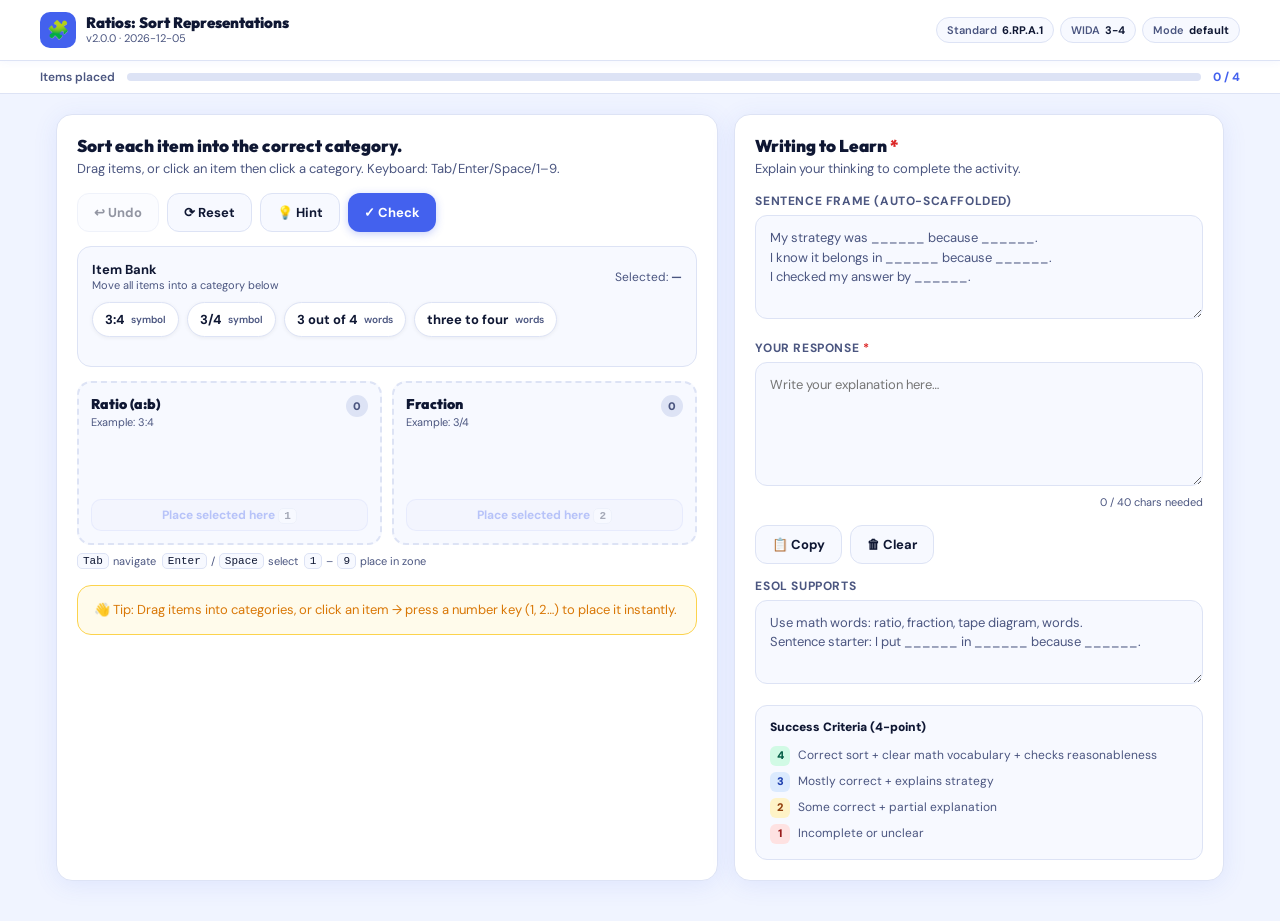
<file: Eduwonderlab/data/index.html>
<!DOCTYPE html>
<html lang="en">
<head>
<meta charset="utf-8" />
<meta name="viewport" content="width=device-width, initial-scale=1" />
<title>Drag-Sort Engine</title>
<link rel="preconnect" href="https://fonts.googleapis.com">
<link href="https://fonts.googleapis.com/css2?family=Outfit:wght@400;600;700;900&family=DM+Sans:wght@400;500;600&display=swap" rel="stylesheet">
<style>
  :root {
    --bg: #f0f4ff;
    --surface: #ffffff;
    --surface2: #f7f9ff;
    --border: #dde3f5;
    --text: #0f1733;
    --text2: #4b5680;
    --accent: #4361ee;
    --accent-light: #eef0fd;
    --accent2: #1a1a2e;
    --good: #059669;
    --good-bg: #ecfdf5;
    --good-border: #a7f3d0;
    --warn: #d97706;
    --warn-bg: #fffbeb;
    --warn-border: #fcd34d;
    --bad: #dc2626;
    --bad-bg: #fef2f2;
    --bad-border: #fca5a5;
    --zone-idle: #f7f9ff;
    --zone-over: #eef0fd;
    --radius: 16px;
    --shadow: 0 2px 12px rgba(67,97,238,.08);
    --shadow-card: 0 4px 24px rgba(67,97,238,.10);
  }

  *, *::before, *::after { box-sizing: border-box; }

  body {
    margin: 0;
    font-family: 'DM Sans', system-ui, sans-serif;
    background: var(--bg);
    color: var(--text);
    min-height: 100vh;
  }

  /* ── HEADER ─────────────────────────────── */
  header {
    background: var(--surface);
    border-bottom: 1px solid var(--border);
    padding: 0 20px;
    position: sticky;
    top: 0;
    z-index: 20;
    box-shadow: 0 1px 8px rgba(67,97,238,.06);
  }
  .header-inner {
    max-width: 1200px;
    margin: 0 auto;
    display: flex;
    align-items: center;
    justify-content: space-between;
    gap: 12px;
    height: 60px;
    flex-wrap: wrap;
    padding: 8px 0;
  }
  .logo {
    display: flex;
    align-items: center;
    gap: 10px;
  }
  .logo-icon {
    width: 36px; height: 36px;
    background: var(--accent);
    border-radius: 10px;
    display: flex; align-items: center; justify-content: center;
    font-size: 18px;
    flex-shrink: 0;
  }
  .logo-text { font-family: 'Outfit', sans-serif; font-weight: 900; font-size: 15px; line-height: 1.1; }
  .logo-sub { font-size: 11px; color: var(--text2); font-weight: 400; }

  .header-pills { display: flex; gap: 6px; flex-wrap: wrap; }
  .pill {
    display: inline-flex; align-items: center; gap: 5px;
    padding: 5px 10px; border-radius: 999px;
    background: var(--surface2); border: 1px solid var(--border);
    font-size: 11px; color: var(--text2); font-weight: 600;
  }
  .pill strong { color: var(--text); font-weight: 700; }

  /* ── PROGRESS BAR ───────────────────────── */
  .progress-wrap {
    background: var(--surface);
    border-bottom: 1px solid var(--border);
    padding: 0 20px;
  }
  .progress-inner {
    max-width: 1200px;
    margin: 0 auto;
    display: flex;
    align-items: center;
    gap: 12px;
    padding: 8px 0;
  }
  .progress-label { font-size: 12px; color: var(--text2); font-weight: 600; white-space: nowrap; }
  .progress-bar-track {
    flex: 1;
    height: 8px;
    background: var(--border);
    border-radius: 999px;
    overflow: hidden;
  }
  .progress-bar-fill {
    height: 100%;
    background: linear-gradient(90deg, var(--accent), #7b93f5);
    border-radius: 999px;
    transition: width .4s cubic-bezier(.4,0,.2,1);
    width: 0%;
  }
  .progress-count { font-size: 12px; font-weight: 700; color: var(--accent); white-space: nowrap; }

  /* ── LAYOUT ──────────────────────────────── */
  .wrap { max-width: 1200px; margin: 0 auto; padding: 20px 16px 40px; }
  .grid { display: grid; grid-template-columns: 1.15fr .85fr; gap: 16px; }
  @media (max-width: 980px) { .grid { grid-template-columns: 1fr; } }

  /* ── CARD ────────────────────────────────── */
  .card {
    background: var(--surface);
    border: 1px solid var(--border);
    border-radius: var(--radius);
    padding: 20px;
    box-shadow: var(--shadow-card);
  }
  .card-title {
    font-family: 'Outfit', sans-serif;
    font-weight: 900;
    font-size: 17px;
    margin: 0 0 4px 0;
  }
  .card-sub { font-size: 13px; color: var(--text2); margin: 0 0 16px 0; }

  /* ── BUTTONS ─────────────────────────────── */
  .btnrow { display: flex; flex-wrap: wrap; gap: 8px; margin: 14px 0; }
  button {
    cursor: pointer; border: none; border-radius: 12px;
    padding: 10px 16px; font-weight: 700; font-size: 13px;
    font-family: 'DM Sans', sans-serif;
    transition: all .15s ease;
    display: inline-flex; align-items: center; gap: 6px;
  }
  button:active { transform: scale(.97); }
  button:focus-visible { outline: 3px solid rgba(67,97,238,.35); outline-offset: 2px; }

  .btn-primary { background: var(--accent); color: #fff; box-shadow: 0 2px 8px rgba(67,97,238,.3); }
  .btn-primary:hover { background: #3350d8; }
  .btn-dark { background: var(--accent2); color: #fff; }
  .btn-dark:hover { background: #2a2a45; }
  .btn-ghost { background: var(--surface2); color: var(--text); border: 1px solid var(--border); }
  .btn-ghost:hover { background: var(--accent-light); border-color: var(--accent); color: var(--accent); }
  button:disabled { opacity: .45; cursor: not-allowed; transform: none !important; }

  /* ── BANK ────────────────────────────────── */
  .bank-wrap {
    border: 1px solid var(--border);
    border-radius: 14px;
    padding: 14px;
    background: var(--surface2);
  }
  .bank-header {
    display: flex; justify-content: space-between; align-items: center;
    margin-bottom: 10px;
  }
  .bank-title { font-weight: 700; font-size: 13px; }
  .bank-hint { font-size: 11px; color: var(--text2); }
  .drop-area {
    display: flex; flex-wrap: wrap; gap: 8px;
    min-height: 50px;
    align-content: flex-start;
  }
  .drop-empty {
    width: 100%; text-align: center;
    font-size: 12px; color: var(--text2);
    padding: 10px 0;
    font-style: italic;
  }

  /* ── ZONES ───────────────────────────────── */
  .zones { display: grid; grid-template-columns: repeat(2,1fr); gap: 10px; margin-top: 14px; }
  @media (max-width: 640px) { .zones { grid-template-columns: 1fr; } }

  .zone {
    border: 2px dashed var(--border);
    border-radius: 14px;
    background: var(--zone-idle);
    padding: 12px;
    min-height: 130px;
    display: flex; flex-direction: column; gap: 10px;
    transition: border-color .15s, background .15s, box-shadow .15s;
    position: relative;
  }
  .zone.drag-over {
    border-color: var(--accent);
    background: var(--zone-over);
    box-shadow: 0 0 0 4px rgba(67,97,238,.1);
  }
  .zone-header { display: flex; justify-content: space-between; align-items: flex-start; gap: 8px; }
  .zone-info { flex: 1; }
  .zone-label { font-family: 'Outfit', sans-serif; font-weight: 900; font-size: 14px; }
  .zone-hint { font-size: 11px; color: var(--text2); margin-top: 2px; }
  .zone-badge {
    min-width: 22px; height: 22px;
    background: var(--accent); color: #fff;
    border-radius: 999px; font-size: 11px; font-weight: 900;
    display: flex; align-items: center; justify-content: center;
    padding: 0 6px;
    transition: transform .2s, background .2s;
  }
  .zone-badge.zero { background: var(--border); color: var(--text2); }
  .place-btn {
    display: block; width: 100%;
    background: var(--accent-light); color: var(--accent);
    border: 1px solid rgba(67,97,238,.2); border-radius: 10px;
    padding: 7px 10px; font-size: 12px; font-weight: 700;
    text-align: center;
    transition: all .15s;
    margin-top: auto;
  }
  .place-btn:hover { background: var(--accent); color: #fff; }
  .place-btn:disabled { opacity: .35; }

  /* ── CHIPS ───────────────────────────────── */
  .chip {
    display: inline-flex; align-items: center; gap: 7px;
    padding: 8px 12px;
    border-radius: 999px;
    border: 1.5px solid var(--border);
    background: #fff;
    font-size: 13px; font-weight: 700;
    user-select: none;
    cursor: grab;
    transition: transform .15s, box-shadow .15s, border-color .15s, background .15s, opacity .15s;
    box-shadow: 0 1px 4px rgba(0,0,0,.06);
    animation: chipIn .2s cubic-bezier(.4,0,.2,1);
  }
  @keyframes chipIn {
    from { opacity: 0; transform: scale(.85) translateY(4px); }
    to   { opacity: 1; transform: scale(1) translateY(0); }
  }
  .chip[draggable="true"]:hover { transform: translateY(-2px); box-shadow: 0 4px 12px rgba(67,97,238,.15); border-color: var(--accent); }
  .chip.dragging { opacity: .4; transform: scale(.95); cursor: grabbing; }
  .chip.selected { box-shadow: 0 0 0 3px rgba(67,97,238,.3); border-color: var(--accent); background: var(--accent-light); }
  .chip.good { border-color: var(--good); background: var(--good-bg); }
  .chip.bad  { border-color: var(--bad);  background: var(--bad-bg);  animation: shake .35s ease; }
  @keyframes shake {
    0%,100%{ transform: translateX(0); }
    20%{ transform: translateX(-5px); }
    40%{ transform: translateX(5px); }
    60%{ transform: translateX(-4px); }
    80%{ transform: translateX(4px); }
  }
  .chip-tag { font-size: 10px; color: var(--text2); font-weight: 600; }
  .chip-icon { font-size: 14px; }

  /* ── FEEDBACK BOXES ───────────────────────── */
  .msg-box {
    display: none; white-space: pre-wrap;
    border-radius: 14px; padding: 14px 16px;
    margin-top: 14px; font-size: 13px;
    animation: fadeSlideIn .2s ease;
    line-height: 1.5;
  }
  @keyframes fadeSlideIn {
    from { opacity: 0; transform: translateY(6px); }
    to   { opacity: 1; transform: translateY(0); }
  }
  .msg-error   { border: 1px solid var(--bad-border);  background: var(--bad-bg);  color: var(--bad);  }
  .msg-warn    { border: 1px solid var(--warn-border); background: var(--warn-bg); color: var(--warn); }
  .msg-success { border: 1px solid var(--good-border); background: var(--good-bg); color: var(--good); }

  /* ── WRITING PANEL ────────────────────────── */
  .writing-section { margin-bottom: 16px; }
  .section-label {
    font-size: 12px; font-weight: 700; color: var(--text2);
    text-transform: uppercase; letter-spacing: .05em;
    margin: 0 0 6px 0;
  }
  .req { color: var(--bad); }
  textarea {
    width: 100%;
    resize: vertical;
    padding: 12px 14px;
    border-radius: 12px;
    border: 1.5px solid var(--border);
    font-size: 13px;
    font-family: 'DM Sans', sans-serif;
    background: var(--surface2);
    color: var(--text);
    transition: border-color .15s, box-shadow .15s;
    line-height: 1.5;
  }
  textarea:focus { outline: none; border-color: var(--accent); box-shadow: 0 0 0 3px rgba(67,97,238,.12); background: #fff; }
  textarea[readonly] { background: var(--surface2); color: var(--text2); cursor: default; }

  .char-counter {
    text-align: right; font-size: 11px;
    color: var(--text2); margin-top: 4px;
    transition: color .2s;
  }
  .char-counter.ok { color: var(--good); font-weight: 700; }
  .char-counter.warn { color: var(--warn); }

  .rubric {
    background: var(--surface2); border-radius: 12px;
    border: 1px solid var(--border);
    padding: 12px 14px; font-size: 12px;
    color: var(--text2); line-height: 1.6;
    margin-top: 10px;
  }
  .rubric-title { font-weight: 900; color: var(--text); font-size: 12px; margin-bottom: 6px; }
  .rubric-row { display: flex; gap: 8px; padding: 3px 0; }
  .rubric-score {
    width: 20px; height: 20px; border-radius: 6px;
    display: flex; align-items: center; justify-content: center;
    font-weight: 900; font-size: 11px; flex-shrink: 0;
  }
  .r4 { background: #d1fae5; color: #065f46; }
  .r3 { background: #dbeafe; color: #1e40af; }
  .r2 { background: #fef3c7; color: #92400e; }
  .r1 { background: #fee2e2; color: #991b1b; }

  /* ── CONFETTI CANVAS ────────────────────── */
  #confetti-canvas {
    position: fixed; inset: 0; pointer-events: none; z-index: 100;
  }

  /* ── KEYBOARD LEGEND ────────────────────── */
  .kbd-legend {
    display: flex; flex-wrap: wrap; gap: 6px;
    padding: 8px 0 2px 0;
  }
  .kbd-item { font-size: 11px; color: var(--text2); display: flex; align-items: center; gap: 4px; }
  kbd {
    background: var(--surface2); border: 1px solid var(--border);
    border-radius: 5px; padding: 1px 5px; font-size: 11px;
    font-family: monospace; color: var(--text);
  }

  /* ── SCROLLBAR ──────────────────────────── */
  ::-webkit-scrollbar { width: 6px; height: 6px; }
  ::-webkit-scrollbar-track { background: transparent; }
  ::-webkit-scrollbar-thumb { background: var(--border); border-radius: 3px; }
</style>
</head>
<body>

<canvas id="confetti-canvas"></canvas>

<!-- HEADER -->
<header>
  <div class="header-inner">
    <div class="logo">
      <div class="logo-icon">🧩</div>
      <div>
        <div class="logo-text" id="uiTitle">Drag-Sort Engine</div>
        <div class="logo-sub" id="uiMeta">Loading…</div>
      </div>
    </div>
    <div class="header-pills">
      <span class="pill">Standard <strong id="uiStandard">—</strong></span>
      <span class="pill">WIDA <strong id="uiWida">—</strong></span>
      <span class="pill">Mode <strong id="uiMode">—</strong></span>
    </div>
  </div>
</header>

<!-- PROGRESS -->
<div class="progress-wrap">
  <div class="progress-inner">
    <span class="progress-label">Items placed</span>
    <div class="progress-bar-track"><div class="progress-bar-fill" id="progressFill"></div></div>
    <span class="progress-count" id="progressCount">0 / 0</span>
  </div>
</div>

<!-- MAIN -->
<div class="wrap">
  <div class="grid">

    <!-- LEFT: GAME -->
    <section class="card" aria-label="Sorting game">
      <p class="card-title" id="uiPrompt">Sort the items into the correct categories.</p>
      <p class="card-sub" id="uiDirections">Drag items, or click an item then click a zone.</p>

      <div class="btnrow">
        <button class="btn-ghost" id="btnUndo" type="button" disabled>↩ Undo</button>
        <button class="btn-ghost" id="btnReset" type="button">⟳ Reset</button>
        <button class="btn-ghost" id="btnHint" type="button">💡 Hint</button>
        <button class="btn-primary" id="btnCheck" type="button">✓ Check</button>
      </div>

      <!-- BANK -->
      <div class="bank-wrap" id="bankWrap" aria-label="Item bank">
        <div class="bank-header">
          <div>
            <div class="bank-title">Item Bank</div>
            <div class="bank-hint">Move all items into a category below</div>
          </div>
          <div style="font-size:12px;color:var(--text2)">Selected: <strong id="uiSelected">—</strong></div>
        </div>
        <div class="drop-area" id="bank"></div>
      </div>

      <!-- ZONES -->
      <div class="zones" id="zones"></div>

      <!-- KEYBOARD LEGEND -->
      <div class="kbd-legend">
        <span class="kbd-item"><kbd>Tab</kbd> navigate</span>
        <span class="kbd-item"><kbd>Enter</kbd>/<kbd>Space</kbd> select</span>
        <span class="kbd-item"><kbd>1</kbd>–<kbd>9</kbd> place in zone</span>
      </div>

      <!-- MESSAGES -->
      <div class="msg-box msg-error"   id="errBox"></div>
      <div class="msg-box msg-warn"    id="warnBox"></div>
      <div class="msg-box msg-success" id="okBox"></div>
    </section>

    <!-- RIGHT: WRITING -->
    <aside class="card" aria-label="Writing panel">
      <p class="card-title">Writing to Learn <span class="req">*</span></p>
      <p class="card-sub">Explain your thinking to complete the activity.</p>

      <div class="writing-section">
        <div class="section-label">Sentence Frame (auto-scaffolded)</div>
        <textarea id="twrPrompt" rows="4" readonly></textarea>
      </div>

      <div class="writing-section">
        <div class="section-label">Your Response <span class="req">*</span></div>
        <textarea id="twrResponse" rows="5" placeholder="Write your explanation here…" aria-label="Your writing response"></textarea>
        <div class="char-counter" id="charCounter">0 / — chars</div>
      </div>

      <div class="btnrow">
        <button class="btn-ghost" id="btnCopy" type="button">📋 Copy</button>
        <button class="btn-ghost" id="btnClear" type="button">🗑 Clear</button>
      </div>

      <div class="writing-section">
        <div class="section-label">ESOL Supports</div>
        <textarea id="esolSupports" rows="3" readonly></textarea>
      </div>

      <div class="rubric">
        <div class="rubric-title">Success Criteria (4-point)</div>
        <div class="rubric-row"><span class="rubric-score r4">4</span> Correct sort + clear math vocabulary + checks reasonableness</div>
        <div class="rubric-row"><span class="rubric-score r3">3</span> Mostly correct + explains strategy</div>
        <div class="rubric-row"><span class="rubric-score r2">2</span> Some correct + partial explanation</div>
        <div class="rubric-row"><span class="rubric-score r1">1</span> Incomplete or unclear</div>
      </div>
    </aside>

  </div>
</div>

<script>
(function(){
  "use strict";

  const $ = (id) => document.getElementById(id);
  const nowIso = () => new Date().toISOString();

  // ── Utilities ──────────────────────────────────────────
  function safeJsonParse(s){ try{ return JSON.parse(s); }catch(_){ return null; } }

  function base64UrlDecodeToString(b64url){
    const b64 = (b64url||"").replace(/-/g,"+").replace(/_/g,"/")+"===".slice((b64url.length+3)%4);
    try{
      const arr=Uint8Array.from(atob(b64),c=>c.charCodeAt(0));
      return new TextDecoder("utf-8").decode(arr);
    }catch(_){ return null; }
  }

  function mulberry32(seed){
    let a=seed>>>0;
    return function(){
      a|=0;a=a+0x6D2B79F5|0;
      let t=Math.imul(a^a>>>15,1|a);
      t=t+Math.imul(t^t>>>7,61|t)^t;
      return((t^t>>>14)>>>0)/4294967296;
    };
  }
  function hashToSeed(str){
    let h=2166136261;
    for(let i=0;i<str.length;i++){h^=str.charCodeAt(i);h=Math.imul(h,16777619);}
    return h>>>0;
  }
  function shuffleDeterministic(arr,seedStr){
    const out=arr.slice();
    const rnd=mulberry32(hashToSeed(seedStr));
    for(let i=out.length-1;i>0;i--){
      const j=Math.floor(rnd()*(i+1));
      [out[i],out[j]]=[out[j],out[i]];
    }
    return out;
  }
  function escapeHtml(s){
    return String(s||"")
      .replaceAll("&","&amp;").replaceAll("<","&lt;")
      .replaceAll(">","&gt;").replaceAll('"',"&quot;").replaceAll("'","&#039;");
  }
  function setBox(id, show, text){
    const el=$(id);
    el.style.display=show?"block":"none";
    el.textContent=text||"";
  }

  // ── Default Config ─────────────────────────────────────
  const DEFAULT_CFG = {
    version:"2.0.0", engine:"dragSort",
    standard:"6.RP.A.1", title:"Ratios: Sort Representations",
    prompt:"Sort each item into the correct category.",
    directions:"Drag items, or click an item then click a category. Keyboard: Tab/Enter/Space/1–9.",
    widaLevel:"3-4",
    twr:{ prompt:"" },
    esolSupports:["Use math words: ratio, fraction, tape diagram, words.","Sentence starter: I put ______ in ______ because ______."],
    zones:[
      {id:"ratio",label:"Ratio (a:b)",hint:"Example: 3:4"},
      {id:"fraction",label:"Fraction",hint:"Example: 3/4"}
    ],
    items:[
      {id:"i1",text:"3:4",correctZone:"ratio",tag:"symbol"},
      {id:"i2",text:"three to four",correctZone:"ratio",tag:"words"},
      {id:"i3",text:"3/4",correctZone:"fraction",tag:"symbol"},
      {id:"i4",text:"3 out of 4",correctZone:"fraction",tag:"words"}
    ],
    feedback:{
      misconceptionRules:[{whenWrongZone:"fraction",forZone:"ratio",message:"Watch out: 3:4 is a ratio (a:b), not a fraction (a/b)."}],
      hint:"Look at the symbols: ':' usually means ratio, '/' usually means fraction."
    },
    mastery:{ requireWritingToFinish:true, minWritingChars:40 },
    behavior:{ seed:"", allowCheckColors:true, maxHints:3 }
  };

  function validateCfg(cfg){
    const errors=[];
    if(!cfg||typeof cfg!=="object") return{ok:false,errors:["Config is not an object."]};
    if(typeof cfg.engine!=="string"||cfg.engine!=="dragSort") errors.push("engine must be 'dragSort'");
    ["standard","title","prompt"].forEach(k=>{ if(typeof cfg[k]!=="string"||!cfg[k].trim()) errors.push(`Missing: ${k}`); });
    if(!Array.isArray(cfg.zones)||cfg.zones.length===0) errors.push("Missing zones array");
    if(!Array.isArray(cfg.items)||cfg.items.length===0) errors.push("Missing items array");

    const zoneIds=new Set();
    (cfg.zones||[]).forEach((z,i)=>{
      if(!z?.id) errors.push(`zones[${i}].id missing`);
      if(zoneIds.has(z?.id)) errors.push(`Duplicate zone id: ${z.id}`);
      zoneIds.add(z?.id);
      if(!z?.label) errors.push(`zones[${i}].label missing`);
    });
    const itemIds=new Set();
    (cfg.items||[]).forEach((it,i)=>{
      if(!it?.id) errors.push(`items[${i}].id missing`);
      if(itemIds.has(it?.id)) errors.push(`Duplicate item id: ${it?.id}`);
      itemIds.add(it?.id);
      if(typeof it?.text!=="string") errors.push(`items[${i}].text missing`);
      if(!it?.correctZone) errors.push(`items[${i}].correctZone missing`);
      if(it?.correctZone&&zoneIds.size&&!zoneIds.has(it.correctZone)) errors.push(`items[${i}] correctZone not in zones`);
    });
    return{ok:errors.length===0,errors};
  }

  // ── State ─────────────────────────────────────────────
  let CFG=null;
  let placements=new Map();
  let selectedItemId=null;
  let history=[];
  let hintCount=0;
  let lastCheck=null;
  let draggedItemId=null;

  // ── Config Loading ────────────────────────────────────
  async function loadCfg(){
    const url=new URL(window.location.href);
    const cfgB64=url.searchParams.get("cfg");
    const cfgUrl=url.searchParams.get("configUrl");
    if(cfgB64){
      const str=base64UrlDecodeToString(cfgB64);
      const obj=str?safeJsonParse(str):null;
      if(obj) return obj;
      throw new Error("Invalid cfg parameter.");
    }
    if(cfgUrl){
      const res=await fetch(cfgUrl,{cache:"no-store"});
      if(!res.ok) throw new Error(`configUrl fetch failed (${res.status})`);
      return res.json();
    }
    return DEFAULT_CFG;
  }

  // ── Render: Header ─────────────────────────────────────
  function renderHeader(){
    $("uiTitle").textContent=CFG.title||"Drag-Sort Engine";
    $("uiMeta").textContent=`v${CFG.version||"—"} · ${nowIso().slice(0,10)}`;
    $("uiStandard").textContent=CFG.standard||"—";
    $("uiWida").textContent=CFG.widaLevel||"—";
    $("uiMode").textContent=(CFG.behavior?.seed)?"seeded":"default";
    $("uiPrompt").textContent=CFG.prompt||"Sort the items.";
    $("uiDirections").textContent=CFG.directions||"";
  }

  // ── Render: Progress ───────────────────────────────────
  function renderProgress(){
    const total=CFG.items.length;
    const placed=CFG.items.filter(it=>(placements.get(it.id)||"bank")!=="bank").length;
    const pct=total>0?(placed/total*100):0;
    $("progressFill").style.width=pct+"%";
    $("progressCount").textContent=`${placed} / ${total}`;
  }

  // ── Render: Chip ───────────────────────────────────────
  function makeChip(item){
    const el=document.createElement("div");
    el.className="chip";
    el.id=`chip_${item.id}`;
    el.setAttribute("role","button");
    el.setAttribute("tabindex","0");
    el.setAttribute("aria-label",`Item: ${item.text}`);
    el.draggable=true;

    let inner=`<span>${escapeHtml(item.text)}</span>`;
    if(item.tag) inner+=`<span class="chip-tag">${escapeHtml(item.tag)}</span>`;
    el.innerHTML=inner;

    // Drag events
    el.addEventListener("dragstart",(e)=>{
      draggedItemId=item.id;
      el.classList.add("dragging");
      e.dataTransfer.setData("text/plain",item.id);
      e.dataTransfer.effectAllowed="move";
    });
    el.addEventListener("dragend",()=>{
      el.classList.remove("dragging");
      draggedItemId=null;
    });

    // Touch events for mobile
    let touchStartX, touchStartY, touchClone;
    el.addEventListener("touchstart",(e)=>{
      draggedItemId=item.id;
      setSelected(item.id);
      const t=e.touches[0];
      touchStartX=t.clientX; touchStartY=t.clientY;
      // create ghost
      touchClone=el.cloneNode(true);
      touchClone.style.cssText="position:fixed;z-index:999;opacity:.75;pointer-events:none;transform:scale(1.05);";
      touchClone.style.left=(t.clientX-el.offsetWidth/2)+"px";
      touchClone.style.top=(t.clientY-el.offsetHeight/2)+"px";
      document.body.appendChild(touchClone);
    },{passive:true});
    el.addEventListener("touchmove",(e)=>{
      e.preventDefault();
      const t=e.touches[0];
      if(touchClone){
        touchClone.style.left=(t.clientX-el.offsetWidth/2)+"px";
        touchClone.style.top=(t.clientY-el.offsetHeight/2)+"px";
      }
      // highlight zones
      document.querySelectorAll(".zone").forEach(z=>{
        const r=z.getBoundingClientRect();
        const over=t.clientX>=r.left&&t.clientX<=r.right&&t.clientY>=r.top&&t.clientY<=r.bottom;
        z.classList.toggle("drag-over",over);
      });
    },{passive:false});
    el.addEventListener("touchend",(e)=>{
      if(touchClone){ document.body.removeChild(touchClone); touchClone=null; }
      document.querySelectorAll(".zone").forEach(z=>z.classList.remove("drag-over"));
      const t=e.changedTouches[0];
      // find target zone
      const target=document.elementFromPoint(t.clientX,t.clientY);
      const zoneEl=target?.closest(".zone");
      if(zoneEl){
        const zoneId=zoneEl.id.replace("zone_","");
        if(zoneId) moveItem(item.id,zoneId);
      }
      draggedItemId=null;
    },{passive:true});

    // Click select
    el.addEventListener("click",()=>setSelected(item.id));
    el.addEventListener("keydown",(e)=>{
      if(e.key==="Enter"||e.key===" "){ e.preventDefault(); setSelected(item.id); }
      // number keys place into zones
      const n=parseInt(e.key);
      if(n>=1&&n<=CFG.zones.length){
        e.preventDefault();
        moveItem(item.id, CFG.zones[n-1].id);
      }
    });

    return el;
  }

  // ── Render: Zones ──────────────────────────────────────
  function renderZones(){
    const zonesEl=$("zones");
    zonesEl.innerHTML="";
    CFG.zones.forEach((z,idx)=>{
      const zone=document.createElement("div");
      zone.className="zone";
      zone.id=`zone_${z.id}`;
      zone.setAttribute("role","region");
      zone.setAttribute("aria-label",`Category ${z.label}`);
      zone.setAttribute("tabindex","0");

      zone.innerHTML=`
        <div class="zone-header">
          <div class="zone-info">
            <div class="zone-label">${escapeHtml(z.label)}</div>
            <div class="zone-hint">${escapeHtml(z.hint||"")}</div>
          </div>
          <span class="zone-badge zero" id="badge_${z.id}">0</span>
        </div>
        <div class="drop-area" id="drop_${z.id}"></div>
        <button class="place-btn" type="button" data-zone="${z.id}" aria-label="Place selected item into ${z.label}">
          Place selected here ${idx<9?`<kbd>${idx+1}</kbd>`:""}
        </button>
      `;

      // Drag over / drop
      zone.addEventListener("dragover",(e)=>{
        e.preventDefault();
        zone.classList.add("drag-over");
      });
      zone.addEventListener("dragleave",(e)=>{
        if(!zone.contains(e.relatedTarget)) zone.classList.remove("drag-over");
      });
      zone.addEventListener("drop",(e)=>{
        e.preventDefault();
        zone.classList.remove("drag-over");
        const id=e.dataTransfer.getData("text/plain");
        if(id) moveItem(id,z.id);
      });

      // Click-to-place button
      zone.querySelector("button[data-zone]").addEventListener("click",()=>{
        if(selectedItemId) moveItem(selectedItemId,z.id);
      });

      // Keyboard: pressing Enter on zone places selected item
      zone.addEventListener("keydown",(e)=>{
        if(e.key==="Enter"||e.key===" "){
          e.preventDefault();
          if(selectedItemId) moveItem(selectedItemId,z.id);
        }
      });

      zonesEl.appendChild(zone);
    });

    // Bank drop
    const bankEl=$("bank");
    bankEl.addEventListener("dragover",(e)=>{ e.preventDefault(); $("bankWrap").style.borderColor="var(--accent)"; });
    bankEl.addEventListener("dragleave",()=>{ $("bankWrap").style.borderColor=""; });
    bankEl.addEventListener("drop",(e)=>{
      e.preventDefault();
      $("bankWrap").style.borderColor="";
      const id=e.dataTransfer.getData("text/plain");
      if(id) moveItem(id,"bank");
    });
  }

  // ── Render: All ────────────────────────────────────────
  function renderAll(){
    setBox("errBox",false,""); setBox("warnBox",false,""); setBox("okBox",false,"");

    $("bank").innerHTML="";
    CFG.zones.forEach(z=>{ const a=document.getElementById(`drop_${z.id}`); if(a) a.innerHTML=""; });

    // Compute zone counts for badges
    const zoneCounts={};
    CFG.zones.forEach(z=>{ zoneCounts[z.id]=0; });

    CFG.items.forEach(it=>{
      const chip=makeChip(it);
      const loc=placements.get(it.id)||"bank";
      if(loc==="bank"){
        $("bank").appendChild(chip);
      }else{
        const area=document.getElementById(`drop_${loc}`);
        if(area){ area.appendChild(chip); zoneCounts[loc]=(zoneCounts[loc]||0)+1; }
        else $("bank").appendChild(chip);
      }
    });

    // Empty state for bank
    if($("bank").children.length===0){
      const e=document.createElement("div");
      e.className="drop-empty";
      e.textContent="All items placed! 🎉";
      $("bank").appendChild(e);
    }

    // Update badges
    CFG.zones.forEach(z=>{
      const badge=document.getElementById(`badge_${z.id}`);
      if(badge){
        const cnt=zoneCounts[z.id]||0;
        badge.textContent=cnt;
        badge.className=`zone-badge${cnt===0?" zero":""}`;
        if(cnt>0){
          badge.style.transform="scale(1.25)";
          setTimeout(()=>{ badge.style.transform=""; },200);
        }
      }
    });

    // Update place-btn states
    document.querySelectorAll("button[data-zone]").forEach(btn=>{
      btn.disabled=!selectedItemId;
    });

    $("btnUndo").disabled=history.length===0;
    $("uiSelected").textContent=selectedItemId||"—";

    // Check colors
    if(lastCheck && CFG.behavior?.allowCheckColors) applyCheckColors();

    renderProgress();
    renderWritingPanel();
    updateCharCounter();
  }

  // ── Selection ──────────────────────────────────────────
  function setSelected(itemId){
    selectedItemId=itemId;
    CFG.items.forEach(it=>{
      const el=document.getElementById(`chip_${it.id}`);
      if(!el) return;
      el.classList.toggle("selected", it.id===selectedItemId);
    });
    $("uiSelected").textContent=selectedItemId||"—";
    document.querySelectorAll("button[data-zone]").forEach(btn=>{ btn.disabled=!selectedItemId; });
  }

  // ── Move ───────────────────────────────────────────────
  function moveItem(itemId,toZone){
    if(!itemId) return;
    const from=placements.get(itemId)||"bank";
    const to=toZone||"bank";
    if(from===to) return;
    placements.set(itemId,to);
    history.push({itemId,from,to,ts:nowIso()});
    lastCheck=null;
    if(selectedItemId===itemId) setSelected(null);
    renderAll();
  }

  function undo(){
    const step=history.pop();
    if(!step) return;
    placements.set(step.itemId,step.from);
    lastCheck=null;
    renderAll();
  }

  function reset(){
    placements=new Map();
    history=[]; hintCount=0; lastCheck=null; selectedItemId=null;
    renderAll();
  }

  // ── Check ──────────────────────────────────────────────
  function check(){
    setBox("errBox",false,""); setBox("warnBox",false,""); setBox("okBox",false,"");
    const total=CFG.items.length;
    const wrong=[]; let correctCount=0, inBank=0;

    for(const it of CFG.items){
      const placed=placements.get(it.id)||"bank";
      if(placed==="bank"){ inBank++; continue; }
      if(placed===it.correctZone) correctCount++;
      else wrong.push({id:it.id,placed,correct:it.correctZone});
    }
    lastCheck={correctCount,total,wrongItems:wrong,inBank};

    if(inBank>0){
      setBox("warnBox",true,`Keep going — ${inBank} item${inBank>1?"s":""} still in the bank.`);
      renderAll(); return;
    }
    if(wrong.length===0){
      const gate=writingGateStatus();
      if(!gate.ok){
        setBox("warnBox",true,`Sorting is correct ✅\n\nBefore finishing: ${gate.message}`);
      }else{
        setBox("okBox",true,"🎉 Perfect!\nYou sorted correctly AND explained your thinking.\n\nYou may move on to the next activity.");
        launchConfetti();
      }
    }else{
      const msg=buildMisconceptionMessage(wrong);
      setBox("errBox",true,`Not yet.\nCorrect: ${correctCount}/${total}${msg?"\n\n💡 "+msg:""}\n\nTry again!`);
    }
    renderAll();
  }

  function buildMisconceptionMessage(wrong){
    if(!CFG.feedback?.misconceptionRules) return "";
    for(const w of wrong){
      for(const rule of CFG.feedback.misconceptionRules){
        if(rule?.whenWrongZone===w.placed&&rule?.forZone===w.correct) return rule.message||"";
      }
    }
    return "";
  }

  function applyCheckColors(){
    for(const it of CFG.items){
      const el=document.getElementById(`chip_${it.id}`);
      if(!el) continue;
      el.classList.remove("good","bad");
      const placed=placements.get(it.id)||"bank";
      if(placed==="bank") continue;
      el.classList.add(placed===it.correctZone?"good":"bad");
    }
  }

  // ── Hint ───────────────────────────────────────────────
  function hint(){
    const max=(typeof CFG.behavior?.maxHints==="number")?CFG.behavior.maxHints:3;
    if(hintCount>=max){ setBox("warnBox",true,`Hint limit reached (${max}). Try checking and revising.`); return; }
    hintCount++;
    const h=CFG.feedback?.hint||"Look for symbols, keywords, and examples in the category headers.";
    setBox("warnBox",true,`💡 Hint ${hintCount}/${max}:\n${h}`);
  }

  // ── Writing Panel ──────────────────────────────────────
  function autoTwrPromptByWida(wida){
    const w=String(wida||"").toLowerCase();
    if(w.includes("1")||w.includes("2"))
      return "I put ______ in ______ because ______.\nOne math word I used is ______.\nMy check is: ______.";
    if(w.includes("3")||w.includes("4"))
      return "My strategy was ______ because ______.\nI know it belongs in ______ because ______.\nI checked my answer by ______.";
    return "Explain your strategy using math vocabulary.\nJustify one tricky choice with evidence (example, rule, or pattern).\nExplain how you checked your work.";
  }

  function renderWritingPanel(){
    const twrP=(CFG.twr?.prompt?.trim())||autoTwrPromptByWida(CFG.widaLevel);
    $("twrPrompt").value=twrP;
    $("esolSupports").value=(Array.isArray(CFG.esolSupports)?CFG.esolSupports.join("\n"):"");
  }

  function writingGateStatus(){
    if(!CFG.mastery?.requireWritingToFinish) return{ok:true,message:""};
    const min=typeof CFG.mastery.minWritingChars==="number"?CFG.mastery.minWritingChars:40;
    const txt=$("twrResponse").value||"";
    if(txt.trim().length<min) return{ok:false,message:`write at least ${min} characters explaining your thinking.`};
    return{ok:true,message:""};
  }

  // ── Char Counter ───────────────────────────────────────
  function updateCharCounter(){
    const min=(CFG?.mastery?.minWritingChars)||40;
    const txt=$("twrResponse").value||"";
    const cnt=txt.trim().length;
    const cc=$("charCounter");
    cc.textContent=`${cnt} / ${min} chars needed`;
    cc.className="char-counter"+(cnt>=min?" ok":(cnt>0?" warn":""));
  }

  $("twrResponse").addEventListener("input",()=>{
    updateCharCounter();
    // auto-save to sessionStorage
    try{ sessionStorage.setItem("dse_writing",$("twrResponse").value); }catch(_){}
  });

  $("btnCopy").addEventListener("click",async()=>{
    try{
      await navigator.clipboard.writeText($("twrResponse").value||"");
      setBox("warnBox",true,"📋 Response copied to clipboard.");
    }catch(_){
      setBox("warnBox",true,"Copy failed — select text and copy manually.");
    }
  });

  $("btnClear").addEventListener("click",()=>{ $("twrResponse").value=""; updateCharCounter(); });

  // ── Buttons ────────────────────────────────────────────
  $("btnUndo").addEventListener("click",undo);
  $("btnReset").addEventListener("click",reset);
  $("btnHint").addEventListener("click",hint);
  $("btnCheck").addEventListener("click",check);

  // ── Confetti ───────────────────────────────────────────
  function launchConfetti(){
    const canvas=document.getElementById("confetti-canvas");
    const ctx=canvas.getContext("2d");
    canvas.width=window.innerWidth;
    canvas.height=window.innerHeight;

    const colors=["#4361ee","#7b93f5","#fbbf24","#34d399","#f472b6","#60a5fa"];
    const particles=Array.from({length:120},()=>({
      x:Math.random()*canvas.width,
      y:-10-Math.random()*200,
      r:4+Math.random()*6,
      color:colors[Math.floor(Math.random()*colors.length)],
      vx:(Math.random()-.5)*3,
      vy:3+Math.random()*4,
      angle:Math.random()*360,
      spin:(Math.random()-.5)*8
    }));

    let frame=0, maxFrames=160;
    function draw(){
      ctx.clearRect(0,0,canvas.width,canvas.height);
      particles.forEach(p=>{
        ctx.save();
        ctx.translate(p.x,p.y);
        ctx.rotate(p.angle*Math.PI/180);
        ctx.fillStyle=p.color;
        ctx.globalAlpha=Math.max(0,1-frame/maxFrames);
        ctx.fillRect(-p.r/2,-p.r/2,p.r,p.r*1.5);
        ctx.restore();
        p.x+=p.vx; p.y+=p.vy; p.angle+=p.spin;
        p.vy+=.06;
      });
      frame++;
      if(frame<maxFrames) requestAnimationFrame(draw);
      else ctx.clearRect(0,0,canvas.width,canvas.height);
    }
    draw();
  }

  // ── Boot ───────────────────────────────────────────────
  async function boot(){
    try{
      const cfg=await loadCfg();
      const merged={...DEFAULT_CFG,...cfg};

      const seedBase=(merged.behavior?.seed?.trim())||`${merged.standard}::${merged.title}`;
      merged.items=shuffleDeterministic(merged.items||[],seedBase);

      // deep merge behavior + mastery
      if(cfg.behavior) merged.behavior={...DEFAULT_CFG.behavior,...cfg.behavior};
      if(cfg.mastery)  merged.mastery={...DEFAULT_CFG.mastery,...cfg.mastery};

      const v=validateCfg(merged);
      if(!v.ok) throw new Error("Config validation failed:\n• "+v.errors.join("\n• "));

      CFG=merged;
      placements=new Map();
      history=[]; hintCount=0; lastCheck=null; selectedItemId=null;

      // restore saved writing
      try{
        const saved=sessionStorage.getItem("dse_writing");
        if(saved) $("twrResponse").value=saved;
      }catch(_){}

      renderHeader();
      renderZones();
      renderAll();

      setBox("warnBox",true,"👋 Tip: Drag items into categories, or click an item → press a number key (1, 2…) to place it instantly.");
    }catch(err){
      $("uiMeta").textContent="Config error";
      setBox("errBox",true,String(err?.message||err));
    }
  }

  boot();
})();
</script>
</body>
</html>
</file>
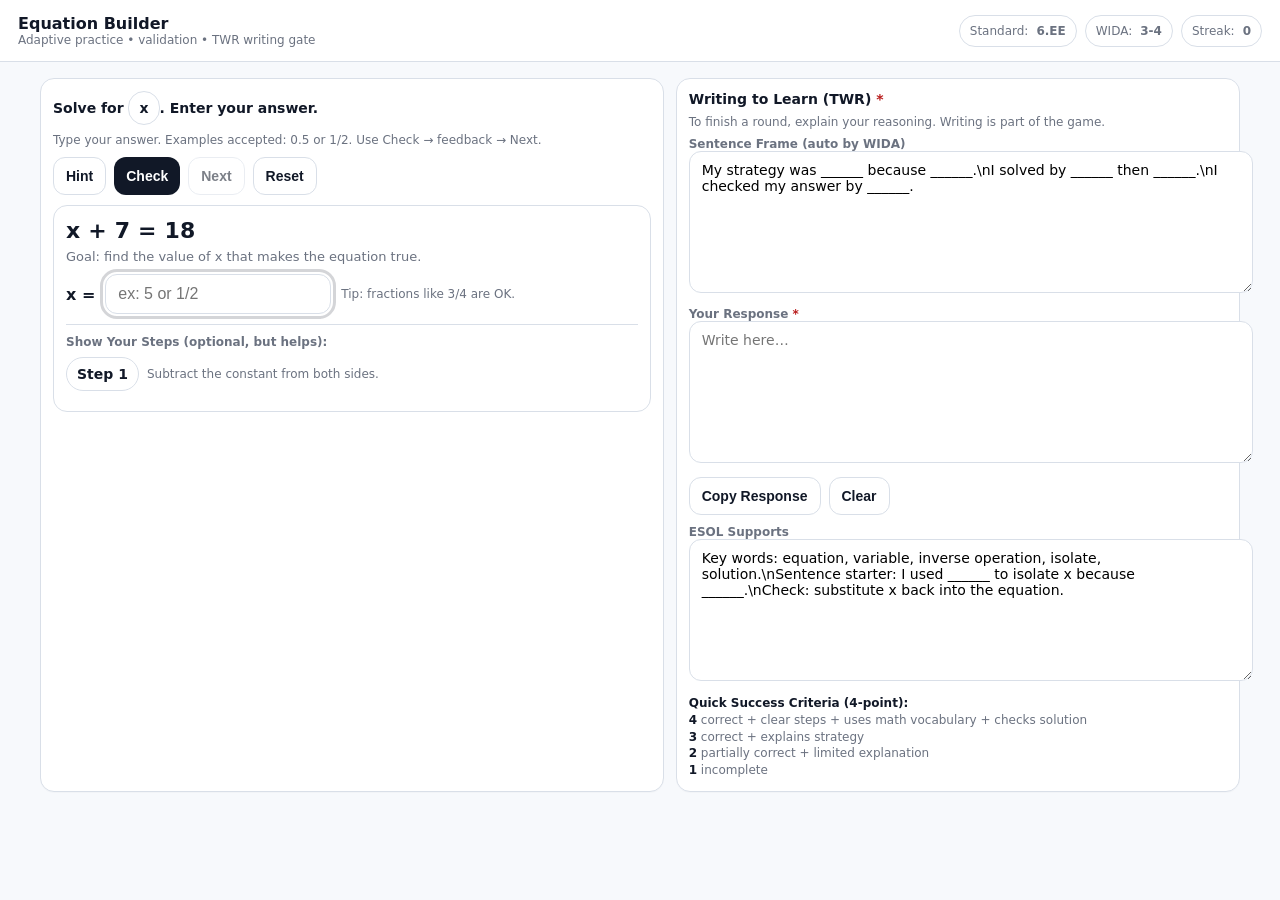
<file: Eduwonderlab/equation-builder.html>
<!DOCTYPE html>
<html lang="en">
<head>
<meta charset="utf-8"/>
<meta name="viewport" content="width=device-width, initial-scale=1"/>
<title>Equation Builder Engine</title>
<style>
  :root{
    --bg:#f7f9fc; --card:#fff; --text:#111827; --muted:#6b7280;
    --border:#d9dfe8; --accent:#2563eb; --accent2:#111827;
    --good:#065f46; --warn:#92400e; --bad:#b91c1c;
  }
  body{margin:0;font-family:system-ui,-apple-system,Segoe UI,Roboto,Arial,sans-serif;background:var(--bg);color:var(--text);}
  header{padding:14px 18px;border-bottom:1px solid var(--border);background:#fff;position:sticky;top:0;z-index:5}
  header .row{display:flex;gap:10px;align-items:center;flex-wrap:wrap;justify-content:space-between}
  .title{font-weight:900;font-size:16px}
  .meta{font-size:12px;color:var(--muted)}
  .pill{display:inline-flex;align-items:center;gap:8px;padding:8px 10px;border-radius:999px;border:1px solid var(--border);background:#fff;font-size:12px;color:var(--muted)}
  .wrap{max-width:1200px;margin:0 auto;padding:16px 16px 28px}
  .grid{display:grid;grid-template-columns:1.05fr .95fr;gap:12px}
  @media (max-width: 980px){ .grid{grid-template-columns:1fr} }
  .card{background:var(--card);border:1px solid var(--border);border-radius:14px;padding:12px;box-shadow:0 1px 0 rgba(0,0,0,.02)}
  h2{margin:0 0 8px 0;font-size:14px}
  .small{font-size:12px;color:var(--muted)}
  .btnrow{display:flex;flex-wrap:wrap;gap:8px;margin:10px 0}
  button{
    cursor:pointer;border:none;border-radius:12px;padding:10px 12px;
    font-weight:900;background:var(--accent);color:#fff;font-size:14px;
  }
  button.secondary{background:var(--accent2)}
  button.ghost{background:#fff;color:#111827;border:1px solid var(--border)}
  button:disabled{opacity:.55;cursor:not-allowed}
  button:focus,input:focus,textarea:focus{outline:3px solid rgba(17,24,39,.18);outline-offset:2px}

  .msg{display:none;white-space:pre-wrap;border-radius:14px;padding:12px;margin-top:10px;font-size:13px}
  .msg.err{border:1px solid rgba(185,28,28,.35);background:rgba(185,28,28,.06);color:var(--bad)}
  .msg.warn{border:1px solid rgba(146,64,14,.35);background:rgba(146,64,14,.06);color:var(--warn)}
  .msg.ok{border:1px solid rgba(6,95,70,.35);background:rgba(6,95,70,.06);color:var(--good)}

  .problem{border:1px solid var(--border);border-radius:14px;padding:12px;background:#fff}
  .eq{font-size:22px;font-weight:900;letter-spacing:.2px}
  .subeq{font-size:13px;color:var(--muted);margin-top:6px}
  .inputs{display:flex;gap:10px;flex-wrap:wrap;align-items:center;margin-top:10px}
  input[type="text"]{
    border:1px solid var(--border);border-radius:12px;padding:10px 12px;font-size:16px;min-width:180px
  }
  .kbd{font-size:12px;color:var(--muted)}
  .steps{margin-top:10px;border-top:1px solid var(--border);padding-top:10px}
  .stepRow{display:flex;gap:8px;flex-wrap:wrap;align-items:center;margin:8px 0}
  .chip{display:inline-flex;align-items:center;gap:8px;padding:8px 10px;border-radius:999px;border:1px solid var(--border);background:#fff;font-size:14px;font-weight:900}
  .req{color:var(--bad);font-weight:900}

  textarea{width:100%;min-height:120px;resize:vertical;padding:10px 12px;border-radius:12px;border:1px solid var(--border);font-size:14px;font-family:inherit}
  .rubric{font-size:12px;color:var(--muted);line-height:1.4}
  .rubric strong{color:#111827}
</style>
</head>
<body>

<header>
  <div class="row">
    <div>
      <div class="title" id="uiTitle">Equation Builder</div>
      <div class="meta" id="uiMeta">Adaptive practice • validation • TWR writing gate</div>
    </div>
    <div style="display:flex;gap:8px;flex-wrap:wrap;">
      <span class="pill"><span>Standard:</span> <strong id="uiStandard">6.EE</strong></span>
      <span class="pill"><span>WIDA:</span> <strong id="uiWida">3-4</strong></span>
      <span class="pill"><span>Streak:</span> <strong id="uiStreak">0</strong></span>
    </div>
  </div>
</header>

<div class="wrap">
  <div class="grid">

    <!-- LEFT: GAME -->
    <section class="card" aria-label="Game">
      <h2 id="uiPrompt">Solve for <span class="chip">x</span>. Enter your answer.</h2>
      <div class="small" id="uiDirections">Type your answer. Examples accepted: 0.5 or 1/2. Use Check → feedback → Next.</div>

      <div class="btnrow">
        <button class="ghost" id="btnHint" type="button">Hint</button>
        <button class="secondary" id="btnCheck" type="button">Check</button>
        <button class="ghost" id="btnNext" type="button" disabled>Next</button>
        <button class="ghost" id="btnReset" type="button">Reset</button>
      </div>

      <div class="problem">
        <div class="eq" id="eqText">3x + 5 = 20</div>
        <div class="subeq" id="eqSub">Goal: find the value of x that makes the equation true.</div>
        <div class="inputs">
          <label for="ans" style="font-weight:900;">x =</label>
          <input id="ans" type="text" inputmode="decimal" autocomplete="off" placeholder="ex: 5 or 1/2"/>
          <span class="kbd">Tip: fractions like 3/4 are OK.</span>
        </div>

        <div class="steps" id="stepsBox">
          <div class="small"><strong>Show Your Steps (optional, but helps):</strong></div>
          <div class="stepRow">
            <span class="chip">Step 1</span>
            <span class="small" id="stepHint">Undo addition/subtraction first.</span>
          </div>
        </div>
      </div>

      <div class="msg err" id="msgErr"></div>
      <div class="msg warn" id="msgWarn"></div>
      <div class="msg ok" id="msgOk"></div>
    </section>

    <!-- RIGHT: WRITING (TWR + ESOL) -->
    <aside class="card" aria-label="Writing">
      <h2>Writing to Learn (TWR) <span class="req">*</span></h2>
      <div class="small">To finish a round, explain your reasoning. Writing is part of the game.</div>

      <div style="height:8px"></div>

      <div class="small"><strong>Sentence Frame (auto by WIDA)</strong></div>
      <textarea id="twrPrompt" readonly></textarea>

      <div style="height:10px"></div>

      <div class="small"><strong>Your Response <span class="req">*</span></strong></div>
      <textarea id="twrResponse" placeholder="Write here…"></textarea>

      <div class="btnrow">
        <button class="ghost" id="btnCopy" type="button">Copy Response</button>
        <button class="ghost" id="btnClear" type="button">Clear</button>
      </div>

      <div class="small"><strong>ESOL Supports</strong></div>
      <textarea id="esolSupports" readonly></textarea>

      <div style="height:10px"></div>

      <div class="rubric">
        <strong>Quick Success Criteria (4-point):</strong><br>
        <strong>4</strong> correct + clear steps + uses math vocabulary + checks solution<br>
        <strong>3</strong> correct + explains strategy<br>
        <strong>2</strong> partially correct + limited explanation<br>
        <strong>1</strong> incomplete
      </div>
    </aside>

  </div>
</div>

<script>
(() => {
  "use strict";

  /** =========================
   * CONFIG (simple v1)
   * You can later load from configUrl like DragSort.
   * ========================= */
  const url = new URL(location.href);
  const STANDARD = url.searchParams.get("standard") || "6.EE";
  const WIDA = url.searchParams.get("wida") || "3-4";

  /** UI */
  const $ = (id) => document.getElementById(id);
  const setMsg = (id, show, text) => { const el=$(id); el.style.display=show?"block":"none"; el.textContent=text||""; };
  const clearMsgs = () => { setMsg("msgErr",false,""); setMsg("msgWarn",false,""); setMsg("msgOk",false,""); };

  $("uiStandard").textContent = STANDARD;
  $("uiWida").textContent = WIDA;

  function twrByWida(w){
    const s = String(w||"").toLowerCase();
    if (s.includes("1") || s.includes("2")) {
      return [
        "I did ______ first.",
        "Then I did ______.",
        "My answer is ______ because ______."
      ].join("\\n");
    }
    if (s.includes("3") || s.includes("4")) {
      return [
        "My strategy was ______ because ______.",
        "I solved by ______ then ______.",
        "I checked my answer by ______."
      ].join("\\n");
    }
    return [
      "Explain your strategy and justify each step.",
      "Explain how you verified your solution works in the original equation."
    ].join("\\n");
  }

  $("twrPrompt").value = twrByWida(WIDA);
  $("esolSupports").value = [
    "Key words: equation, variable, inverse operation, isolate, solution.",
    "Sentence starter: I used ______ to isolate x because ______.",
    "Check: substitute x back into the equation."
  ].join("\\n");

  /** =========================
   * Math helpers (accept decimals & fractions)
   * ========================= */
  function parseNumberFlexible(s){
    const t = String(s||"").trim();
    if(!t) return null;

    // allow leading/trailing spaces, commas not allowed
    if (/^-?\d+(\.\d+)?$/.test(t)) return { value: Number(t), repr:t };

    // fraction a/b
    const m = t.match(/^(-?\d+)\s*\/\s*(-?\d+)$/);
    if(m){
      const a = Number(m[1]), b = Number(m[2]);
      if(b === 0) return null;
      return { value: a / b, repr: `${a}/${b}` };
    }

    return null;
  }

  function nearlyEqual(a,b){
    return Math.abs(a-b) < 1e-9;
  }

  /** =========================
   * Adaptive item generator (v1)
   * Starts easy → ramps if correct.
   * ========================= */
  let streak = 0;
  let difficulty = 1; // 1 easy, 2 medium, 3 harder
  let current = null;

  function genProblem(){
    // ramp difficulty based on streak
    if(streak >= 2) difficulty = 2;
    if(streak >= 4) difficulty = 3;
    if(streak === 0) difficulty = 1;

    // types: one-step add/sub; one-step mult/div; two-step
    const types = difficulty === 1 ? ["addsub","muldiv"] :
                  difficulty === 2 ? ["muldiv","twoStep"] :
                  ["twoStep","twoStepFrac"];

    const pick = types[Math.floor(Math.random()*types.length)];

    if(pick === "addsub"){
      // x + a = b
      const a = randInt(2,12);
      const x = randInt(1,15);
      const b = x + a;
      return { text: `x + ${a} = ${b}`, answer: x, hint:"Subtract the constant from both sides." };
    }

    if(pick === "muldiv"){
      // ax = b
      const a = randInt(2,9);
      const x = randInt(2,12);
      const b = a * x;
      return { text: `${a}x = ${b}`, answer: x, hint:"Divide both sides by the coefficient." };
    }

    if(pick === "twoStep"){
      // ax + c = b
      const a = randInt(2,9);
      const x = randInt(2,12);
      const c = randInt(2,15);
      const b = a*x + c;
      return { text: `${a}x + ${c} = ${b}`, answer: x, hint:"Undo addition/subtraction first, then divide." };
    }

    // twoStepFrac: x/2 + c = b  OR  (3/4)x = b
    const variant = Math.random() < 0.5 ? "half" : "fracCoef";
    if(variant === "half"){
      const x = randInt(2,18);
      const c = randInt(1,10);
      const b = x/2 + c;
      // keep b .5-friendly
      const bStr = Number.isInteger(b) ? String(b) : String(b);
      return { text: `x/2 + ${c} = ${bStr}`, answer: x, hint:"Subtract c, then multiply by 2." };
    } else {
      const num = 3, den = 4;
      const x = randInt(4,20);
      const b = (num/den)*x;
      const bStr = Number.isInteger(b) ? String(b) : String(b);
      return { text: `(${num}/${den})x = ${bStr}`, answer: x, hint:"Multiply both sides by the reciprocal (4/3)." };
    }
  }

  function randInt(a,b){
    return Math.floor(Math.random()*(b-a+1))+a;
  }

  function loadProblem(){
    clearMsgs();
    current = genProblem();
    $("eqText").textContent = current.text;
    $("stepHint").textContent = current.hint;
    $("ans").value = "";
    $("btnNext").disabled = true;
    $("uiStreak").textContent = String(streak);
    $("ans").focus();
  }

  /** =========================
   * Writing gate
   * ========================= */
  function writingOk(){
    const txt = ($("twrResponse").value || "").trim();
    return txt.length >= 40;
  }

  /** =========================
   * Check logic + feedback
   * ========================= */
  function check(){
    clearMsgs();
    const parsed = parseNumberFlexible($("ans").value);
    if(!parsed){
      setMsg("msgErr", true, "Enter a number like 5, 0.5, or a fraction like 1/2.");
      return;
    }

    const ok = nearlyEqual(parsed.value, current.answer);
    if(ok){
      // require writing to fully pass
      if(!writingOk()){
        setMsg("msgWarn", true, "Math is correct ✅\nNow write your explanation (at least ~40 characters) to complete the round.");
        $("btnNext").disabled = true;
        return;
      }

      streak++;
      setMsg("msgOk", true, "Correct ✅\nYou solved it AND explained your thinking.\nClick Next.");
      $("btnNext").disabled = false;
    } else {
      streak = 0;
      // misconception-aware feedback (simple v1)
      const msg = [
        "Not yet.",
        "Check your inverse operation:",
        "• Undo addition/subtraction first",
        "• Then undo multiplication/division",
        "Also: substitute your x back into the equation to verify."
      ].join("\n");
      setMsg("msgErr", true, msg);
      $("btnNext").disabled = true;
    }

    $("uiStreak").textContent = String(streak);
  }

  function hint(){
    clearMsgs();
    setMsg("msgWarn", true, "Hint:\n" + current.hint + "\n\nTry writing your steps as you work.");
  }

  function reset(){
    streak = 0;
    $("twrResponse").value = "";
    loadProblem();
  }

  $("btnCheck").addEventListener("click", check);
  $("btnHint").addEventListener("click", hint);
  $("btnNext").addEventListener("click", loadProblem);
  $("btnReset").addEventListener("click", reset);

  // Copy/Clear writing
  $("btnCopy").addEventListener("click", async ()=>{
    try{
      await navigator.clipboard.writeText($("twrResponse").value || "");
      setMsg("msgWarn", true, "Copied response to clipboard.");
    }catch(_){
      setMsg("msgWarn", true, "Copy failed. Select and copy manually.");
    }
  });
  $("btnClear").addEventListener("click", ()=>{ $("twrResponse").value = ""; });

  // enter key triggers check
  $("ans").addEventListener("keydown", (e)=>{
    if(e.key === "Enter"){ e.preventDefault(); check(); }
  });

  // boot
  loadProblem();
})();
</script>

</body>
</html>
</file>
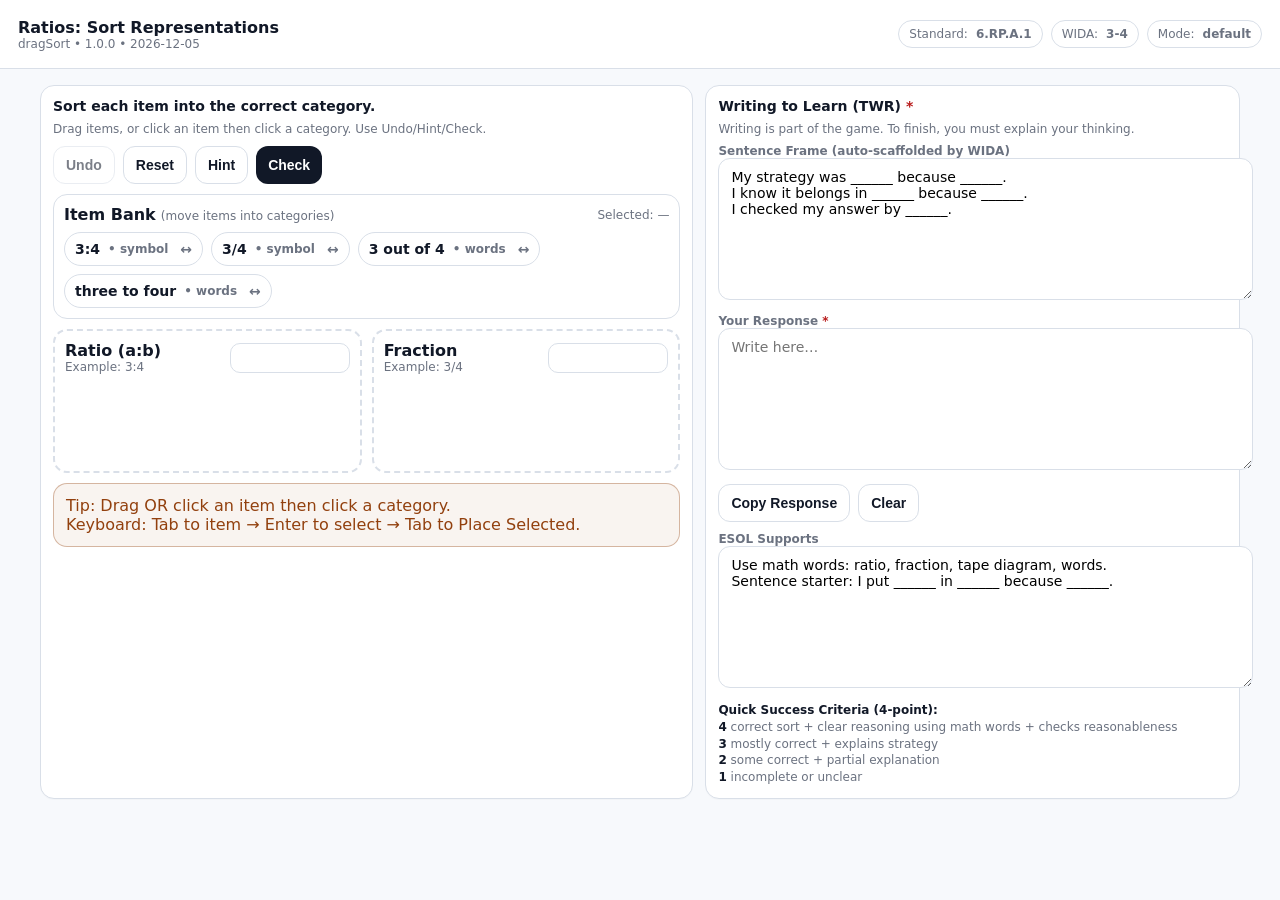
<file: Eduwonderlab/data/engines/drag-sort.html>
<!DOCTYPE html>
<html lang="en">
<head>
<meta charset="utf-8" />
<meta name="viewport" content="width=device-width, initial-scale=1" />
<title>Drag-Sort Engine</title>
<style>
  :root{
    --bg:#f7f9fc; --card:#fff; --text:#111827; --muted:#6b7280;
    --border:#d9dfe8; --accent:#2563eb; --accent2:#111827;
    --good:#065f46; --warn:#92400e; --bad:#b91c1c;
  }
  body{margin:0;font-family:system-ui,-apple-system,Segoe UI,Roboto,Arial,sans-serif;background:var(--bg);color:var(--text);}
  header{padding:14px 18px;border-bottom:1px solid var(--border);background:#fff;position:sticky;top:0;z-index:5}
  header .row{display:flex;gap:10px;align-items:center;flex-wrap:wrap;justify-content:space-between}
  .title{font-weight:900;font-size:16px}
  .meta{font-size:12px;color:var(--muted)}
  .pill{display:inline-flex;align-items:center;gap:8px;padding:8px 10px;border-radius:999px;border:1px solid var(--border);background:#fff;font-size:12px;color:var(--muted)}
  .wrap{max-width:1200px;margin:0 auto;padding:16px 16px 28px}
  .grid{display:grid;grid-template-columns:1.1fr .9fr;gap:12px}
  @media (max-width: 980px){ .grid{grid-template-columns:1fr} }
  .card{background:var(--card);border:1px solid var(--border);border-radius:14px;padding:12px;box-shadow:0 1px 0 rgba(0,0,0,.02)}
  h2{margin:0 0 8px 0;font-size:14px}
  .small{font-size:12px;color:var(--muted)}
  .btnrow{display:flex;flex-wrap:wrap;gap:8px;margin:10px 0}
  button{
    cursor:pointer;border:none;border-radius:12px;padding:10px 12px;
    font-weight:900;background:var(--accent);color:#fff;font-size:14px;
  }
  button.secondary{background:var(--accent2)}
  button.ghost{background:#fff;color:#111827;border:1px solid var(--border)}
  button:disabled{opacity:.55;cursor:not-allowed}
  button:focus,.chip:focus,.zone:focus,textarea:focus{outline:3px solid rgba(17,24,39,.18);outline-offset:2px}
  .error{display:none;white-space:pre-wrap;border:1px solid rgba(185,28,28,.35);background:rgba(185,28,28,.06);color:var(--bad);border-radius:14px;padding:12px;margin-top:10px}
  .success{display:none;white-space:pre-wrap;border:1px solid rgba(6,95,70,.35);background:rgba(6,95,70,.06);color:var(--good);border-radius:14px;padding:12px;margin-top:10px}
  .warn{display:none;white-space:pre-wrap;border:1px solid rgba(146,64,14,.35);background:rgba(146,64,14,.06);color:var(--warn);border-radius:14px;padding:12px;margin-top:10px}

  /* zones + chips */
  .zones{display:grid;grid-template-columns:repeat(2, 1fr);gap:10px}
  @media (max-width: 640px){ .zones{grid-template-columns:1fr} }
  .zone{
    border:2px dashed var(--border);border-radius:14px;padding:10px;min-height:120px;background:#fff;
    display:flex;flex-direction:column;gap:8px;
  }
  .zoneHeader{display:flex;justify-content:space-between;align-items:center;gap:8px}
  .zoneTitle{font-weight:900}
  .zoneHint{font-size:12px;color:var(--muted)}
  .dropArea{display:flex;flex-wrap:wrap;gap:8px;align-content:flex-start}
  .bank{border:1px solid var(--border);border-radius:14px;padding:10px;background:#fff}
  .bankHeader{display:flex;justify-content:space-between;align-items:center;margin-bottom:8px}
  .chip{
    display:inline-flex;align-items:center;gap:8px;
    padding:8px 10px;border-radius:999px;border:1px solid var(--border);
    background:#fff;font-size:14px;font-weight:800;user-select:none;
  }
  .chip[draggable="true"]{cursor:grab}
  .chip.dragging{opacity:.55}
  .chip .tag{font-size:12px;color:var(--muted);font-weight:900}
  .chip.bad{border-color:rgba(185,28,28,.35);background:rgba(185,28,28,.05)}
  .chip.good{border-color:rgba(6,95,70,.35);background:rgba(6,95,70,.05)}
  .chip .x{margin-left:4px;font-weight:900;color:var(--muted)}
  .chipBtn{background:#fff;border:1px solid var(--border);border-radius:10px;padding:6px 10px;font-weight:900;cursor:pointer}

  /* writing */
  textarea{width:100%;min-height:120px;resize:vertical;padding:10px 12px;border-radius:12px;border:1px solid var(--border);font-size:14px;font-family:inherit}
  .req{color:var(--bad);font-weight:900}
  .kv{display:flex;flex-wrap:wrap;gap:8px;margin:6px 0}
  .kv .pill{padding:6px 10px}
  .rubric{font-size:12px;color:var(--muted);line-height:1.4}
  .rubric strong{color:#111827}
</style>
</head>
<body>

<header>
  <div class="row">
    <div>
      <div class="title" id="uiTitle">Drag-Sort Engine</div>
      <div class="meta" id="uiMeta">Loading config…</div>
    </div>
    <div class="kv">
      <span class="pill"><span>Standard:</span> <strong id="uiStandard">—</strong></span>
      <span class="pill"><span>WIDA:</span> <strong id="uiWida">—</strong></span>
      <span class="pill"><span>Mode:</span> <strong id="uiMode">—</strong></span>
    </div>
  </div>
</header>

<div class="wrap">
  <div class="grid">

    <!-- LEFT: GAME -->
    <section class="card" aria-label="Game">
      <h2 id="uiPrompt">Sort the items into the correct categories.</h2>
      <div class="small" id="uiDirections">Drag items, or click an item then click a category. Keyboard supported.</div>

      <div class="btnrow">
        <button class="ghost" id="btnUndo" type="button" disabled>Undo</button>
        <button class="ghost" id="btnReset" type="button">Reset</button>
        <button class="ghost" id="btnHint" type="button">Hint</button>
        <button class="secondary" id="btnCheck" type="button">Check</button>
      </div>

      <div class="bank" aria-label="Item bank">
        <div class="bankHeader">
          <div><strong>Item Bank</strong> <span class="small">(move items into categories)</span></div>
          <div class="small" id="uiSelected">Selected: —</div>
        </div>
        <div class="dropArea" id="bank"></div>
      </div>

      <div style="height:10px"></div>

      <div class="zones" id="zones"></div>

      <div class="error" id="errBox"></div>
      <div class="warn" id="warnBox"></div>
      <div class="success" id="okBox"></div>
    </section>

    <!-- RIGHT: WRITING (TWR + ESOL) -->
    <aside class="card" aria-label="Writing">
      <h2>Writing to Learn (TWR) <span class="req">*</span></h2>
      <div class="small">Writing is part of the game. To finish, you must explain your thinking.</div>

      <div style="height:8px"></div>

      <div class="small"><strong>Sentence Frame (auto-scaffolded by WIDA)</strong></div>
      <textarea id="twrPrompt" readonly></textarea>

      <div style="height:10px"></div>

      <div class="small"><strong>Your Response <span class="req">*</span></strong></div>
      <textarea id="twrResponse" placeholder="Write here…"></textarea>

      <div class="btnrow">
        <button class="ghost" id="btnCopy" type="button">Copy Response</button>
        <button class="ghost" id="btnClear" type="button">Clear</button>
      </div>

      <div class="small"><strong>ESOL Supports</strong></div>
      <textarea id="esolSupports" readonly></textarea>

      <div style="height:10px"></div>

      <div class="rubric">
        <strong>Quick Success Criteria (4-point):</strong><br>
        <strong>4</strong> correct sort + clear reasoning using math words + checks reasonableness<br>
        <strong>3</strong> mostly correct + explains strategy<br>
        <strong>2</strong> some correct + partial explanation<br>
        <strong>1</strong> incomplete or unclear
      </div>
    </aside>

  </div>
</div>

<script>
/** =========================
 * DRAG-SORT ENGINE v1.0.0 (single-file)
 * Config loading:
 *  A) ?cfg=<base64url(JSON)>
 *  B) ?configUrl=<https://.../config.json>
 *  C) fallback demo config
 * ========================= */

(function(){
  "use strict";

  /** ---------- Utilities ---------- */
  const $ = (id) => document.getElementById(id);
  const nowIso = () => new Date().toISOString();
  const clamp = (n,a,b)=>Math.max(a,Math.min(b,n));
  const safeJsonParse = (s)=>{ try{ return JSON.parse(s); } catch(e){ return null; }};

  function base64UrlDecodeToString(b64url){
    // base64url -> base64
    const b64 = (b64url || "").replace(/-/g, "+").replace(/_/g, "/") + "===".slice((b64url.length + 3) % 4);
    try{
      const bytes = atob(b64);
      // handle UTF-8
      const arr = Uint8Array.from(bytes, c => c.charCodeAt(0));
      const dec = new TextDecoder("utf-8");
      return dec.decode(arr);
    }catch(_){ return null; }
  }

  function mulberry32(seed){
    let a = seed >>> 0;
    return function(){
      a |= 0; a = a + 0x6D2B79F5 | 0;
      let t = Math.imul(a ^ a >>> 15, 1 | a);
      t = t + Math.imul(t ^ t >>> 7, 61 | t) ^ t;
      return ((t ^ t >>> 14) >>> 0) / 4294967296;
    };
  }

  function hashToSeed(str){
    // deterministic small hash -> seed
    let h = 2166136261;
    for(let i=0;i<str.length;i++){
      h ^= str.charCodeAt(i);
      h = Math.imul(h, 16777619);
    }
    return h >>> 0;
  }

  function shuffleDeterministic(arr, seedStr){
    const out = arr.slice();
    const rnd = mulberry32(hashToSeed(seedStr));
    for(let i=out.length-1;i>0;i--){
      const j = Math.floor(rnd()*(i+1));
      [out[i],out[j]] = [out[j],out[i]];
    }
    return out;
  }

  function setBox(boxId, show, text){
    const el = $(boxId);
    el.style.display = show ? "block" : "none";
    el.textContent = text || "";
  }

  /** ---------- Config Schema (validated) ---------- */
  const DEFAULT_CFG = {
    version: "1.0.0",
    engine: "dragSort",
    standard: "6.RP.A.1",
    title: "Ratios: Sort Representations",
    prompt: "Sort each item into the correct category.",
    directions: "Drag items, or click an item then click a category. Use Undo/Hint/Check.",
    widaLevel: "3-4",
    twr: {
      // optional overrides; otherwise auto generated from widaLevel
      prompt: ""
    },
    esolSupports: [
      "Use math words: ratio, fraction, tape diagram, words.",
      "Sentence starter: I put ______ in ______ because ______."
    ],
    zones: [
      { id:"ratio", label:"Ratio (a:b)", hint:"Example: 3:4" },
      { id:"fraction", label:"Fraction", hint:"Example: 3/4" }
    ],
    items: [
      { id:"i1", text:"3:4", correctZone:"ratio", tag:"symbol" },
      { id:"i2", text:"three to four", correctZone:"ratio", tag:"words" },
      { id:"i3", text:"3/4", correctZone:"fraction", tag:"symbol" },
      { id:"i4", text:"3 out of 4", correctZone:"fraction", tag:"words" }
    ],
    feedback: {
      misconceptionRules: [
        {
          whenWrongZone: "fraction",
          forZone: "ratio",
          message: "Watch out: 3:4 is a ratio (a:b), not a fraction (a/b)."
        }
      ],
      hint: "Look at the symbols: ':' usually means ratio, '/' usually means fraction."
    },
    mastery: {
      requireWritingToFinish: true,
      minWritingChars: 40
    },
    behavior: {
      seed: "",           // optional; if empty uses standard+title
      allowCheckColors: true,
      maxHints: 3
    }
  };

  function validateCfg(cfg){
    const errors = [];
    const mustStr = (k)=>{ if(typeof cfg[k] !== "string" || !cfg[k].trim()) errors.push(`Missing/invalid string: ${k}`); };
    const mustArr = (k)=>{ if(!Array.isArray(cfg[k]) || cfg[k].length===0) errors.push(`Missing/invalid array: ${k}`); };

    if(!cfg || typeof cfg !== "object") return { ok:false, errors:["Config is not an object."] };

    mustStr("engine"); if(cfg.engine !== "dragSort") errors.push("engine must be 'dragSort'");
    mustStr("standard"); mustStr("title"); mustStr("prompt");
    mustArr("zones"); mustArr("items");

    // zones
    const zoneIds = new Set();
    cfg.zones.forEach((z, idx)=>{
      if(!z || typeof z !== "object") errors.push(`zones[${idx}] invalid`);
      else{
        if(!z.id || typeof z.id !== "string") errors.push(`zones[${idx}].id missing`);
        if(zoneIds.has(z.id)) errors.push(`Duplicate zone id: ${z.id}`);
        zoneIds.add(z.id);
        if(!z.label || typeof z.label !== "string") errors.push(`zones[${idx}].label missing`);
      }
    });

    // items
    const itemIds = new Set();
    cfg.items.forEach((it, idx)=>{
      if(!it || typeof it !== "object") errors.push(`items[${idx}] invalid`);
      else{
        if(!it.id || typeof it.id !== "string") errors.push(`items[${idx}].id missing`);
        if(itemIds.has(it.id)) errors.push(`Duplicate item id: ${it.id}`);
        itemIds.add(it.id);
        if(typeof it.text !== "string") errors.push(`items[${idx}].text missing`);
        if(!it.correctZone || typeof it.correctZone !== "string") errors.push(`items[${idx}].correctZone missing`);
        if(it.correctZone && zoneIds.size && !zoneIds.has(it.correctZone)) errors.push(`items[${idx}] correctZone not in zones: ${it.correctZone}`);
      }
    });

    // mastery
    if(cfg.mastery){
      if(typeof cfg.mastery.requireWritingToFinish !== "boolean") errors.push("mastery.requireWritingToFinish must be boolean");
      if(typeof cfg.mastery.minWritingChars !== "number") errors.push("mastery.minWritingChars must be number");
    }

    // behavior
    if(cfg.behavior){
      if(cfg.behavior.maxHints != null && typeof cfg.behavior.maxHints !== "number") errors.push("behavior.maxHints must be number");
    }

    return { ok: errors.length===0, errors };
  }

  /** ---------- State ---------- */
  let CFG = null;
  let HEADER_MAP = null;

  // placements: itemId -> zoneId ("bank" | zone.id)
  let placements = new Map();
  let selectedItemId = null;
  let history = []; // stack of {itemId, from, to, ts}
  let hintCount = 0;
  let lastCheck = null; // {correctCount,total, wrongItems:[]}

  /** ---------- Config Loading ---------- */
  async function loadCfg(){
    const url = new URL(window.location.href);
    const cfgB64 = url.searchParams.get("cfg");
    const cfgUrl = url.searchParams.get("configUrl");

    if(cfgB64){
      const jsonStr = base64UrlDecodeToString(cfgB64);
      const obj = jsonStr ? safeJsonParse(jsonStr) : null;
      if(obj) return obj;
      throw new Error("Invalid cfg parameter. (Base64url JSON could not be decoded.)");
    }

    if(cfgUrl){
      const res = await fetch(cfgUrl, { cache:"no-store" });
      if(!res.ok) throw new Error(`configUrl fetch failed (${res.status})`);
      const obj = await res.json();
      return obj;
    }

    // fallback demo
    return DEFAULT_CFG;
  }

  /** ---------- UI Render ---------- */
  function renderHeader(){
    $("uiTitle").textContent = CFG.title || "Drag-Sort Engine";
    $("uiMeta").textContent = `${CFG.engine} • ${CFG.version || "—"} • ${nowIso().slice(0,10)}`;
    $("uiStandard").textContent = CFG.standard || "—";
    $("uiWida").textContent = CFG.widaLevel || "—";
    $("uiMode").textContent = (CFG.behavior && CFG.behavior.seed) ? "seeded" : "default";

    $("uiPrompt").textContent = CFG.prompt || "Sort the items into the correct categories.";
    $("uiDirections").textContent = CFG.directions || "Drag items, or click an item then click a category.";
  }

  function makeChip(item){
    const el = document.createElement("div");
    el.className = "chip";
    el.id = `chip_${item.id}`;
    el.setAttribute("role","button");
    el.setAttribute("tabindex","0");
    el.setAttribute("aria-label", `Item: ${item.text}`);
    el.draggable = true;

    el.innerHTML = `
      <span>${escapeHtml(item.text)}</span>
      ${item.tag ? `<span class="tag">• ${escapeHtml(item.tag)}</span>` : ""}
      <span class="x" aria-hidden="true">↔</span>
    `;

    // drag
    el.addEventListener("dragstart", (e)=>{
      el.classList.add("dragging");
      e.dataTransfer.setData("text/plain", item.id);
      e.dataTransfer.effectAllowed = "move";
    });
    el.addEventListener("dragend", ()=>{
      el.classList.remove("dragging");
    });

    // click select
    el.addEventListener("click", ()=> setSelected(item.id));
    el.addEventListener("keydown", (e)=>{
      if(e.key==="Enter" || e.key===" "){ e.preventDefault(); setSelected(item.id); }
    });

    return el;
  }

  function renderZones(){
    const zonesEl = $("zones");
    zonesEl.innerHTML = "";

    CFG.zones.forEach(z=>{
      const zone = document.createElement("div");
      zone.className = "zone";
      zone.id = `zone_${z.id}`;
      zone.setAttribute("tabindex","0");
      zone.setAttribute("role","region");
      zone.setAttribute("aria-label", `Category ${z.label}`);

      zone.innerHTML = `
        <div class="zoneHeader">
          <div>
            <div class="zoneTitle">${escapeHtml(z.label)}</div>
            <div class="zoneHint">${escapeHtml(z.hint || "")}</div>
          </div>
          <button class="chipBtn" type="button" data-zone="${z.id}">Place Selected</button>
        </div>
        <div class="dropArea" id="drop_${z.id}"></div>
      `;

      // drag over / drop
      zone.addEventListener("dragover", (e)=>{ e.preventDefault(); });
      zone.addEventListener("drop", (e)=>{
        e.preventDefault();
        const itemId = e.dataTransfer.getData("text/plain");
        if(itemId) moveItem(itemId, z.id);
      });

      // click-to-place
      zone.querySelector("button[data-zone]").addEventListener("click", ()=>{
        if(selectedItemId) moveItem(selectedItemId, z.id);
      });

      zonesEl.appendChild(zone);
    });

    // bank supports dropping too
    const bankEl = $("bank");
    bankEl.addEventListener("dragover", (e)=>{ e.preventDefault(); });
    bankEl.addEventListener("drop", (e)=>{
      e.preventDefault();
      const itemId = e.dataTransfer.getData("text/plain");
      if(itemId) moveItem(itemId, "bank");
    });
  }

  function renderAll(){
    // clear messages
    setBox("errBox", false, "");
    setBox("warnBox", false, "");
    setBox("okBox", false, "");

    // clear areas
    $("bank").innerHTML = "";
    CFG.zones.forEach(z=>{ const area = document.getElementById(`drop_${z.id}`); if(area) area.innerHTML = ""; });

    // place chips by current placement
    CFG.items.forEach(it=>{
      const chip = makeChip(it);
      const loc = placements.get(it.id) || "bank";
      if(loc === "bank"){
        $("bank").appendChild(chip);
      }else{
        const area = document.getElementById(`drop_${loc}`);
        if(area) area.appendChild(chip);
        else $("bank").appendChild(chip);
      }
    });

    // update buttons
    $("btnUndo").disabled = history.length === 0;

    // selection label
    $("uiSelected").textContent = `Selected: ${selectedItemId ? selectedItemId : "—"}`;

    // writing panel
    renderWritingPanel();

    // if last check exists, optionally color chips
    if(lastCheck && CFG.behavior && CFG.behavior.allowCheckColors){
      applyCheckColors();
    }
  }

  function escapeHtml(s){
    return String(s || "")
      .replaceAll("&","&amp;")
      .replaceAll("<","&lt;")
      .replaceAll(">","&gt;")
      .replaceAll('"',"&quot;")
      .replaceAll("'","&#039;");
  }

  /** ---------- Selection + Movement ---------- */
  function setSelected(itemId){
    selectedItemId = itemId;

    // visual focus highlight by toggling border
    CFG.items.forEach(it=>{
      const el = document.getElementById(`chip_${it.id}`);
      if(!el) return;
      el.style.boxShadow = (it.id === selectedItemId) ? "0 0 0 3px rgba(37,99,235,.25)" : "none";
    });

    $("uiSelected").textContent = `Selected: ${selectedItemId || "—"}`;
  }

  function moveItem(itemId, toZone){
    if(!itemId) return;
    const from = placements.get(itemId) || "bank";
    const to = toZone || "bank";
    if(from === to) return;

    placements.set(itemId, to);
    history.push({ itemId, from, to, ts: nowIso() });

    // selection remains, but check colors reset
    lastCheck = null;

    renderAll();
  }

  function undo(){
    const step = history.pop();
    if(!step) return;
    placements.set(step.itemId, step.from);
    lastCheck = null;
    renderAll();
  }

  function reset(){
    placements = new Map();
    history = [];
    hintCount = 0;
    lastCheck = null;
    selectedItemId = null;
    renderAll();
  }

  /** ---------- Checking + Feedback ---------- */
  function getPlacement(itemId){
    return placements.get(itemId) || "bank";
  }

  function check(){
    setBox("errBox", false, "");
    setBox("warnBox", false, "");
    setBox("okBox", false, "");

    const total = CFG.items.length;
    const wrong = [];
    let correctCount = 0;
    let inBank = 0;

    for(const it of CFG.items){
      const placed = getPlacement(it.id);
      if(placed === "bank"){ inBank++; continue; }
      if(placed === it.correctZone){ correctCount++; }
      else wrong.push({ id: it.id, placed, correct: it.correctZone });
    }

    lastCheck = { correctCount, total, wrongItems: wrong, inBank };

    // must place all items before final pass
    if(inBank > 0){
      setBox("warnBox", true, `Keep going: ${inBank} item(s) still in the bank.`);
    }

    if(wrong.length === 0 && inBank === 0){
      // gate with writing if required
      const gate = writingGateStatus();
      if(!gate.ok){
        setBox("warnBox", true, `Sorting is correct ✅\n\nBefore you finish: ${gate.message}`);
      }else{
        setBox("okBox", true, "Perfect ✅\nYou sorted correctly AND explained your thinking.\n\nYou may move to the next activity.");
      }
    }else{
      const msg = buildMisconceptionMessage(wrong);
      setBox("errBox", true, `Not yet.\nCorrect: ${correctCount}/${total}\n${msg ? "\n\n" + msg : ""}`);
    }

    renderAll();
  }

  function buildMisconceptionMessage(wrong){
    if(!CFG.feedback || !Array.isArray(CFG.feedback.misconceptionRules)) return "";
    const rules = CFG.feedback.misconceptionRules;

    for(const w of wrong){
      for(const rule of rules){
        if(rule && rule.whenWrongZone === w.placed && rule.forZone === w.correct){
          return rule.message || "";
        }
      }
    }
    return "";
  }

  function applyCheckColors(){
    for(const it of CFG.items){
      const el = document.getElementById(`chip_${it.id}`);
      if(!el) continue;
      el.classList.remove("good","bad");
      const placed = getPlacement(it.id);
      if(placed === "bank") continue;
      if(placed === it.correctZone) el.classList.add("good");
      else el.classList.add("bad");
    }
  }

  /** ---------- Hinting ---------- */
  function hint(){
    const maxHints = (CFG.behavior && typeof CFG.behavior.maxHints === "number") ? CFG.behavior.maxHints : 3;
    if(hintCount >= maxHints){
      setBox("warnBox", true, `Hint limit reached (${maxHints}). Try checking and revising.`);
      return;
    }
    hintCount++;
    const h = (CFG.feedback && CFG.feedback.hint) ? CFG.feedback.hint : "Look for symbols, keywords, and examples in the category headers.";
    setBox("warnBox", true, `Hint ${hintCount}/${maxHints}:\n${h}`);
  }

  /** ---------- Writing Panel (TWR + ESOL) ---------- */
  function autoTwrPromptByWida(wida){
    const w = String(wida || "").toLowerCase().trim();

    // WIDA 1–2: sentence builder + word bank emphasis
    if(w.includes("1") || w.includes("2")){
      return [
        "I put ______ in ______ because ______.",
        "One math word I used is ______.",
        "My check is: ______."
      ].join("\n");
    }

    // WIDA 3–4: structured reasoning
    if(w.includes("3") || w.includes("4")){
      return [
        "My strategy was ______ because ______.",
        "I know it belongs in ______ because ______.",
        "I checked my answer by ______."
      ].join("\n");
    }

    // WIDA 5–6: more open explanation
    return [
      "Explain your strategy using math vocabulary.",
      "Justify one tricky choice with evidence (example, rule, or pattern).",
      "Explain how you checked your work."
    ].join("\n");
  }

  function renderWritingPanel(){
    const twrPrompt = (CFG.twr && CFG.twr.prompt && CFG.twr.prompt.trim())
      ? CFG.twr.prompt.trim()
      : autoTwrPromptByWida(CFG.widaLevel);

    $("twrPrompt").value = twrPrompt;

    const supports = Array.isArray(CFG.esolSupports) ? CFG.esolSupports : [];
    const base = supports.join("\n") || "Add esolSupports in the config for targeted scaffolds.";
    $("esolSupports").value = base;
  }

  function writingGateStatus(){
    const require = CFG.mastery && CFG.mastery.requireWritingToFinish;
    const minChars = (CFG.mastery && typeof CFG.mastery.minWritingChars === "number") ? CFG.mastery.minWritingChars : 40;

    if(!require) return { ok:true, message:"" };

    const txt = $("twrResponse").value || "";
    if(txt.trim().length < minChars){
      return { ok:false, message:`write at least ${minChars} characters explaining your thinking.` };
    }
    return { ok:true, message:"" };
  }

  $("btnCopy").addEventListener("click", async ()=>{
    try{
      await navigator.clipboard.writeText($("twrResponse").value || "");
      setBox("warnBox", true, "Copied response to clipboard.");
    }catch(_){
      setBox("warnBox", true, "Copy failed (browser permission). Select the text and copy manually.");
    }
  });

  $("btnClear").addEventListener("click", ()=>{ $("twrResponse").value=""; });

  /** ---------- Wiring Buttons ---------- */
  $("btnUndo").addEventListener("click", undo);
  $("btnReset").addEventListener("click", reset);
  $("btnHint").addEventListener("click", hint);
  $("btnCheck").addEventListener("click", check);

  /** ---------- Boot ---------- */
  async function boot(){
    setBox("errBox", false, "");
    setBox("warnBox", false, "");
    setBox("okBox", false, "");

    try{
      const cfg = await loadCfg();
      const merged = { ...DEFAULT_CFG, ...cfg };

      // seed handling
      const seedBase = (merged.behavior && merged.behavior.seed && merged.behavior.seed.trim())
        ? merged.behavior.seed.trim()
        : `${merged.standard}::${merged.title}`;

      // deterministic shuffle items (keeps professional feel + fairness)
      merged.items = shuffleDeterministic(merged.items || [], seedBase);

      const v = validateCfg(merged);
      if(!v.ok) throw new Error("Config validation failed:\n• " + v.errors.join("\n• "));

      CFG = merged;

      // init placements (all in bank)
      placements = new Map();
      history = [];
      hintCount = 0;
      lastCheck = null;
      selectedItemId = null;

      renderHeader();
      renderZones();
      renderAll();

      setBox("warnBox", true,
        "Tip: Drag OR click an item then click a category.\nKeyboard: Tab to item → Enter to select → Tab to Place Selected."
      );

    }catch(err){
      $("uiMeta").textContent = "Config error";
      setBox("errBox", true, String(err && err.message ? err.message : err));
    }
  }

  boot();
})();
</script>
</body>
</html>
</file>
